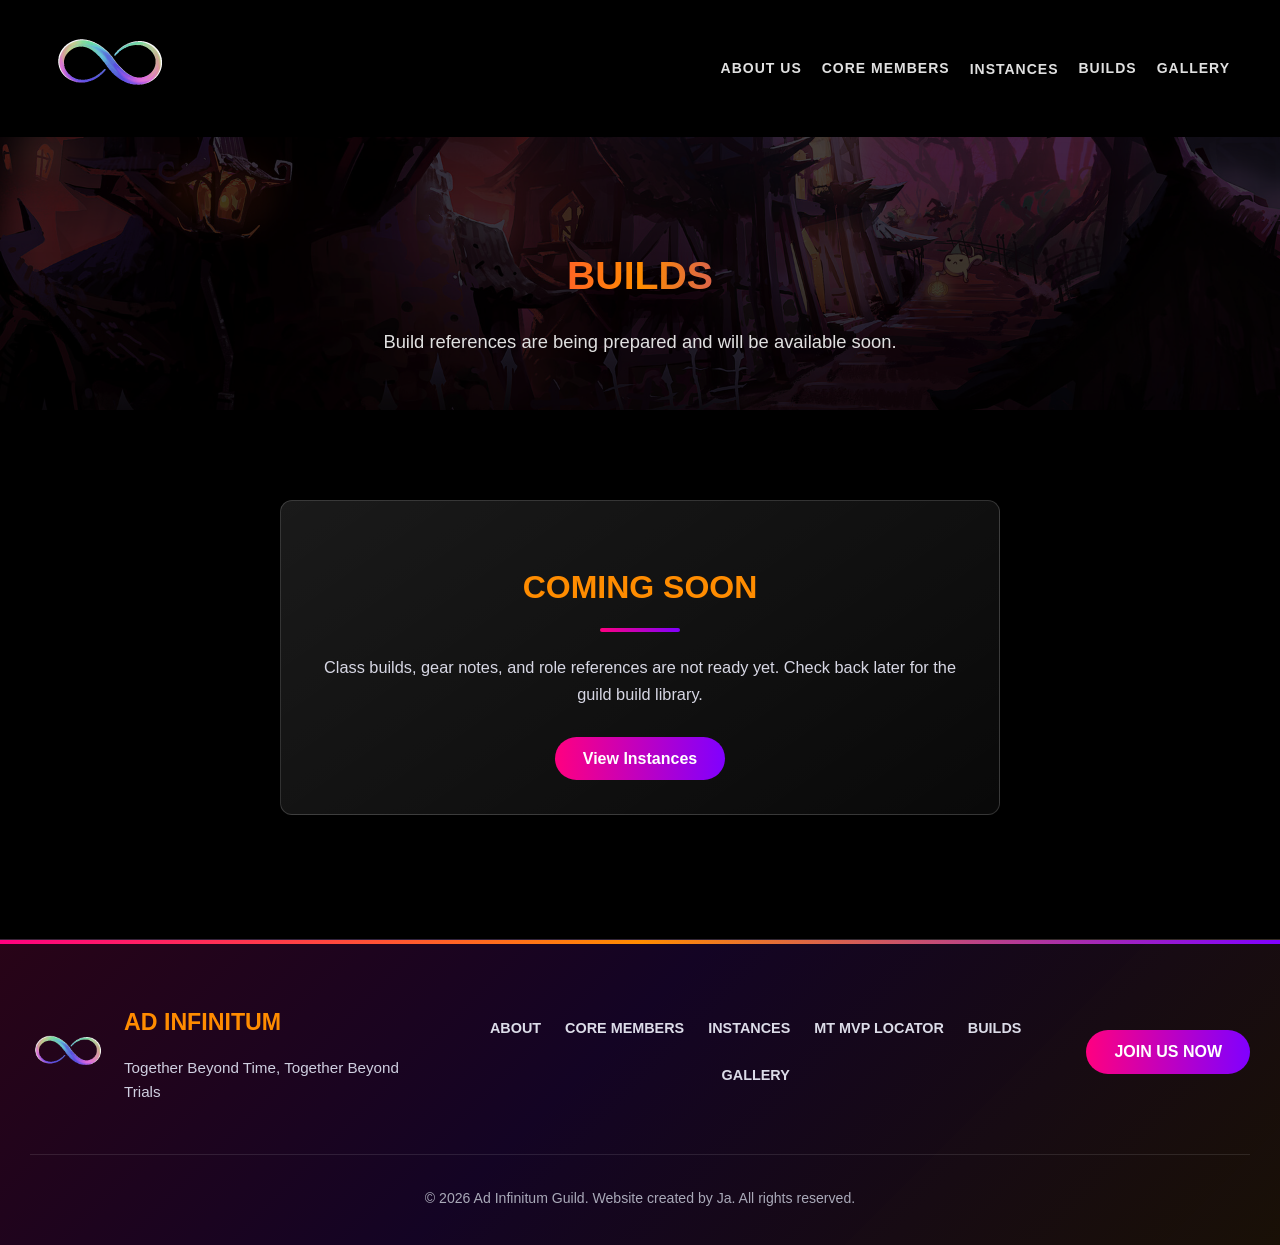
<file: builds.html>
<!DOCTYPE html>
<html lang="en">
<head>
  <meta charset="UTF-8">
  <meta name="viewport" content="width=device-width, initial-scale=1.0">
  <title>Builds | Ad Infinitum Guild</title>
  <link rel="icon" href="assets/logo.gif" type="image/gif">
  <link rel="preload" href="assets/hero-bg.jpg" as="image">
  <link rel="stylesheet" href="styles.css">
</head>
<body>
  <header class="site-header">
    <a href="index.html"><img src="assets/logo.gif" alt="Ad Infinitum Logo" class="header-logo" width="120" height="120" fetchpriority="high" decoding="async"></a>
    <input class="nav-toggle" type="checkbox" id="nav-toggle" aria-label="Toggle navigation">
    <label class="nav-toggle-label" for="nav-toggle" aria-hidden="true">
      <span></span>
      <span></span>
      <span></span>
    </label>
    <nav class="main-nav">
      <a href="index.html#about">About Us</a>
      <a href="index.html#members">Core Members</a>
      <div class="nav-dropdown">
        <a href="instances.html">Instances</a>
        <div class="submenu">
          <a href="mt-mvp-locator.html">MT MVP Locator</a>
        </div>
      </div>
      <a href="builds.html">Builds</a>
      <a href="index.html#gallery">Gallery</a>
    </nav>
  </header>

  <section class="page-hero compact-hero">
    <div class="page-hero-content">
      <h1>Builds</h1>
      <p>Build references are being prepared and will be available soon.</p>
    </div>
  </section>

  <main>
    <section class="page-section">
      <div class="section-heading coming-soon-panel">
        <h2>Coming Soon</h2>
        <div class="divider"></div>
        <p>Class builds, gear notes, and role references are not ready yet. Check back later for the guild build library.</p>
        <div class="page-cta">
          <a href="instances.html" class="btn primary">View Instances</a>
        </div>
      </div>
    </section>
  </main>

  <footer class="site-footer">
    <div class="footer-content">
      <div class="footer-brand">
        <img src="assets/logo.gif" alt="Ad Infinitum Logo" class="footer-logo" width="76" height="76" loading="lazy" decoding="async">
        <div>
          <h2>Ad Infinitum</h2>
          <p>Together Beyond Time, Together Beyond Trials</p>
        </div>
      </div>

      <nav class="footer-nav" aria-label="Footer navigation">
        <a href="index.html#about">About</a>
        <a href="index.html#members">Core Members</a>
        <a href="instances.html">Instances</a>
        <a href="mt-mvp-locator.html">MT MVP Locator</a>
        <a href="builds.html">Builds</a>
        <a href="index.html#gallery">Gallery</a>
      </nav>

      <a href="https://discord.gg/MQvKzYFnny" class="btn primary footer-cta" target="_blank" rel="noopener noreferrer">JOIN US NOW</a>
    </div>

    <div class="footer-bottom">
      <p>&copy; 2026 Ad Infinitum Guild. Website created by Ja. All rights reserved.</p>
    </div>
  </footer>
</body>
</html>
</file>
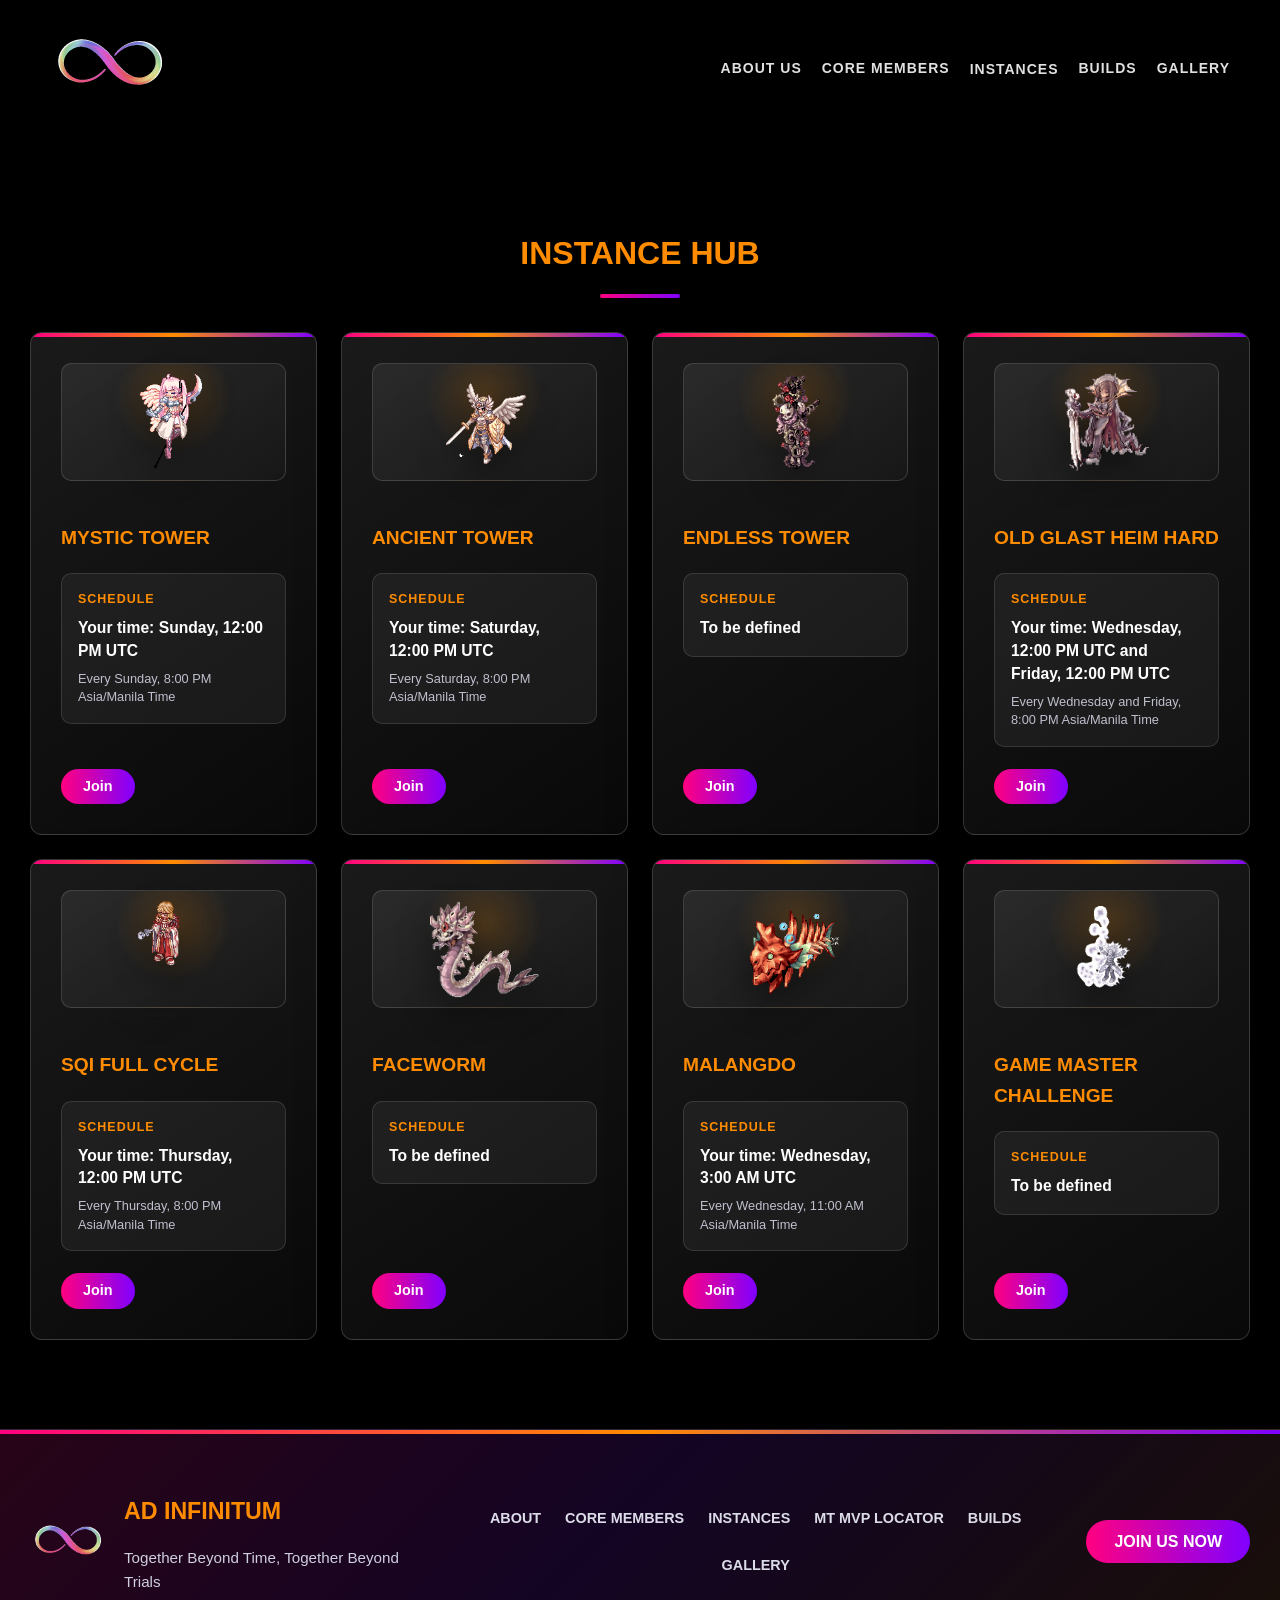
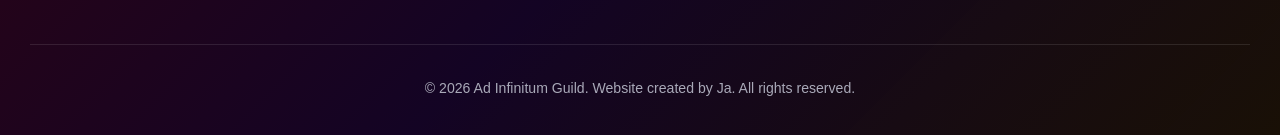
<file: instances.html>
<!DOCTYPE html>
<html lang="en">
<head>
  <meta charset="UTF-8">
  <meta name="viewport" content="width=device-width, initial-scale=1.0">
  <title>Instances | Ad Infinitum Guild</title>
  <link rel="icon" href="assets/logo.gif" type="image/gif">
  <link rel="stylesheet" href="styles.css">
</head>
<body>
  <header class="site-header">
    <a href="index.html"><img src="assets/logo.gif" alt="Ad Infinitum Logo" class="header-logo" width="120" height="120" fetchpriority="high" decoding="async"></a>
    <input class="nav-toggle" type="checkbox" id="nav-toggle" aria-label="Toggle navigation">
    <label class="nav-toggle-label" for="nav-toggle" aria-hidden="true">
      <span></span>
      <span></span>
      <span></span>
    </label>
    <nav class="main-nav">
      <a href="index.html#about">About Us</a>
      <a href="index.html#members">Core Members</a>
      <div class="nav-dropdown">
        <a href="instances.html">Instances</a>
        <div class="submenu">
          <a href="mt-mvp-locator.html">MT MVP Locator</a>
        </div>
      </div>
      <a href="builds.html">Builds</a>
      <a href="index.html#gallery">Gallery</a>
    </nav>
  </header>

  <main>
    <section class="page-section instances-section">
      <div class="section-heading">
        <h2>Instance Hub</h2>
        <div class="divider"></div>
      </div>

      <div class="feature-grid instance-grid">
        <article class="feature-card instance-card">
          <div class="instance-art">
            <img src="assets/instances/mystic-tower.gif" alt="Mystic Tower monster" loading="lazy" decoding="async">
          </div>
          <h3>Mystic Tower</h3>
          <div class="instance-schedule" data-schedule="2026-01-04T12:00:00Z" data-source="Every Sunday, 8:00 PM Asia/Manila Time">
            <span>Schedule</span>
            <strong>Loading local time...</strong>
            <small>Every Sunday, 8:00 PM Asia/Manila Time</small>
          </div>
          <a href="https://discord.gg/MQvKzYFnny" class="btn primary instance-join" target="_blank" rel="noopener noreferrer">Join</a>
        </article>
        <article class="feature-card instance-card">
          <div class="instance-art">
            <img src="assets/instances/ancient-tower.gif" alt="Ancient Tower monster" loading="lazy" decoding="async">
          </div>
          <h3>Ancient Tower</h3>
          <div class="instance-schedule" data-schedule="2026-01-03T12:00:00Z" data-source="Every Saturday, 8:00 PM Asia/Manila Time">
            <span>Schedule</span>
            <strong>Loading local time...</strong>
            <small>Every Saturday, 8:00 PM Asia/Manila Time</small>
          </div>
          <a href="https://discord.gg/MQvKzYFnny" class="btn primary instance-join" target="_blank" rel="noopener noreferrer">Join</a>
        </article>
        <article class="feature-card instance-card">
          <div class="instance-art">
            <img src="assets/instances/endless-tower.gif" alt="Endless Tower monster" loading="lazy" decoding="async">
          </div>
          <h3>Endless Tower</h3>
          <div class="instance-schedule instance-schedule-tbd">
            <span>Schedule</span>
            <strong>To be defined</strong>
          </div>
          <a href="https://discord.gg/MQvKzYFnny" class="btn primary instance-join" target="_blank" rel="noopener noreferrer">Join</a>
        </article>
        <article class="feature-card instance-card">
          <div class="instance-art">
            <img src="assets/instances/old-glast-heim-hard.gif" alt="Old Glast Heim Hard monster" loading="lazy" decoding="async">
          </div>
          <h3>Old Glast Heim Hard</h3>
          <div class="instance-schedule" data-schedule="2026-01-07T12:00:00Z|2026-01-09T12:00:00Z" data-source="Every Wednesday and Friday, 8:00 PM Asia/Manila Time">
            <span>Schedule</span>
            <strong>Loading local time...</strong>
            <small>Every Wednesday and Friday, 8:00 PM Asia/Manila Time</small>
          </div>
          <a href="https://discord.gg/MQvKzYFnny" class="btn primary instance-join" target="_blank" rel="noopener noreferrer">Join</a>
        </article>
        <article class="feature-card instance-card">
          <div class="instance-art">
            <img src="assets/instances/sqi-full-cycle.gif" alt="SQI Full Cycle monster" loading="lazy" decoding="async">
          </div>
          <h3>SQI Full Cycle</h3>
          <div class="instance-schedule" data-schedule="2026-01-08T12:00:00Z" data-source="Every Thursday, 8:00 PM Asia/Manila Time">
            <span>Schedule</span>
            <strong>Loading local time...</strong>
            <small>Every Thursday, 8:00 PM Asia/Manila Time</small>
          </div>
          <a href="https://discord.gg/MQvKzYFnny" class="btn primary instance-join" target="_blank" rel="noopener noreferrer">Join</a>
        </article>
        <article class="feature-card instance-card">
          <div class="instance-art">
            <img src="assets/instances/faceworm.gif" alt="Faceworm monster" loading="lazy" decoding="async">
          </div>
          <h3>Faceworm</h3>
          <div class="instance-schedule instance-schedule-tbd">
            <span>Schedule</span>
            <strong>To be defined</strong>
          </div>
          <a href="https://discord.gg/MQvKzYFnny" class="btn primary instance-join" target="_blank" rel="noopener noreferrer">Join</a>
        </article>
        <article class="feature-card instance-card">
          <div class="instance-art">
            <img src="assets/instances/malangdo.gif" alt="Malangdo monster" loading="lazy" decoding="async">
          </div>
          <h3>Malangdo</h3>
          <div class="instance-schedule" data-schedule="2026-01-07T03:00:00Z" data-source="Every Wednesday, 11:00 AM Asia/Manila Time">
            <span>Schedule</span>
            <strong>Loading local time...</strong>
            <small>Every Wednesday, 11:00 AM Asia/Manila Time</small>
          </div>
          <a href="https://discord.gg/MQvKzYFnny" class="btn primary instance-join" target="_blank" rel="noopener noreferrer">Join</a>
        </article>
        <article class="feature-card instance-card">
          <div class="instance-art">
            <img src="assets/instances/game-master-challenge.gif" alt="Game Master Challenge monster" loading="lazy" decoding="async">
          </div>
          <h3>Game Master Challenge</h3>
          <div class="instance-schedule instance-schedule-tbd">
            <span>Schedule</span>
            <strong>To be defined</strong>
          </div>
          <a href="https://discord.gg/MQvKzYFnny" class="btn primary instance-join" target="_blank" rel="noopener noreferrer">Join</a>
        </article>
      </div>
    </section>
  </main>

  <footer class="site-footer">
    <div class="footer-content">
      <div class="footer-brand">
        <img src="assets/logo.gif" alt="Ad Infinitum Logo" class="footer-logo" width="76" height="76" loading="lazy" decoding="async">
        <div>
          <h2>Ad Infinitum</h2>
          <p>Together Beyond Time, Together Beyond Trials</p>
        </div>
      </div>

      <nav class="footer-nav" aria-label="Footer navigation">
        <a href="index.html#about">About</a>
        <a href="index.html#members">Core Members</a>
        <a href="instances.html">Instances</a>
        <a href="mt-mvp-locator.html">MT MVP Locator</a>
        <a href="builds.html">Builds</a>
        <a href="index.html#gallery">Gallery</a>
      </nav>

      <a href="https://discord.gg/MQvKzYFnny" class="btn primary footer-cta" target="_blank" rel="noopener noreferrer">JOIN US NOW</a>
    </div>

    <div class="footer-bottom">
      <p>© 2026 Ad Infinitum Guild. Website created by Ja. All rights reserved.</p>
    </div>
  </footer>
  <script>
    const scheduleFormatter = new Intl.DateTimeFormat(undefined, {
      weekday: 'long',
      hour: 'numeric',
      minute: '2-digit',
      timeZoneName: 'short'
    });

    function joinScheduleParts(parts) {
      if (parts.length <= 1) {
        return parts[0] || '';
      }

      if (parts.length === 2) {
        return `${parts[0]} and ${parts[1]}`;
      }

      return `${parts.slice(0, -1).join(', ')}, and ${parts[parts.length - 1]}`;
    }

    document.querySelectorAll('.instance-schedule[data-schedule]').forEach((schedule) => {
      const dates = schedule.dataset.schedule.split('|').map((date) => new Date(date));
      const localTimes = dates.map((date) => scheduleFormatter.format(date));
      const output = schedule.querySelector('strong');

      output.textContent = `Your time: ${joinScheduleParts(localTimes)}`;
      schedule.title = `Source schedule: ${schedule.dataset.source}`;
    });
  </script>
</body>
</html>
</file>
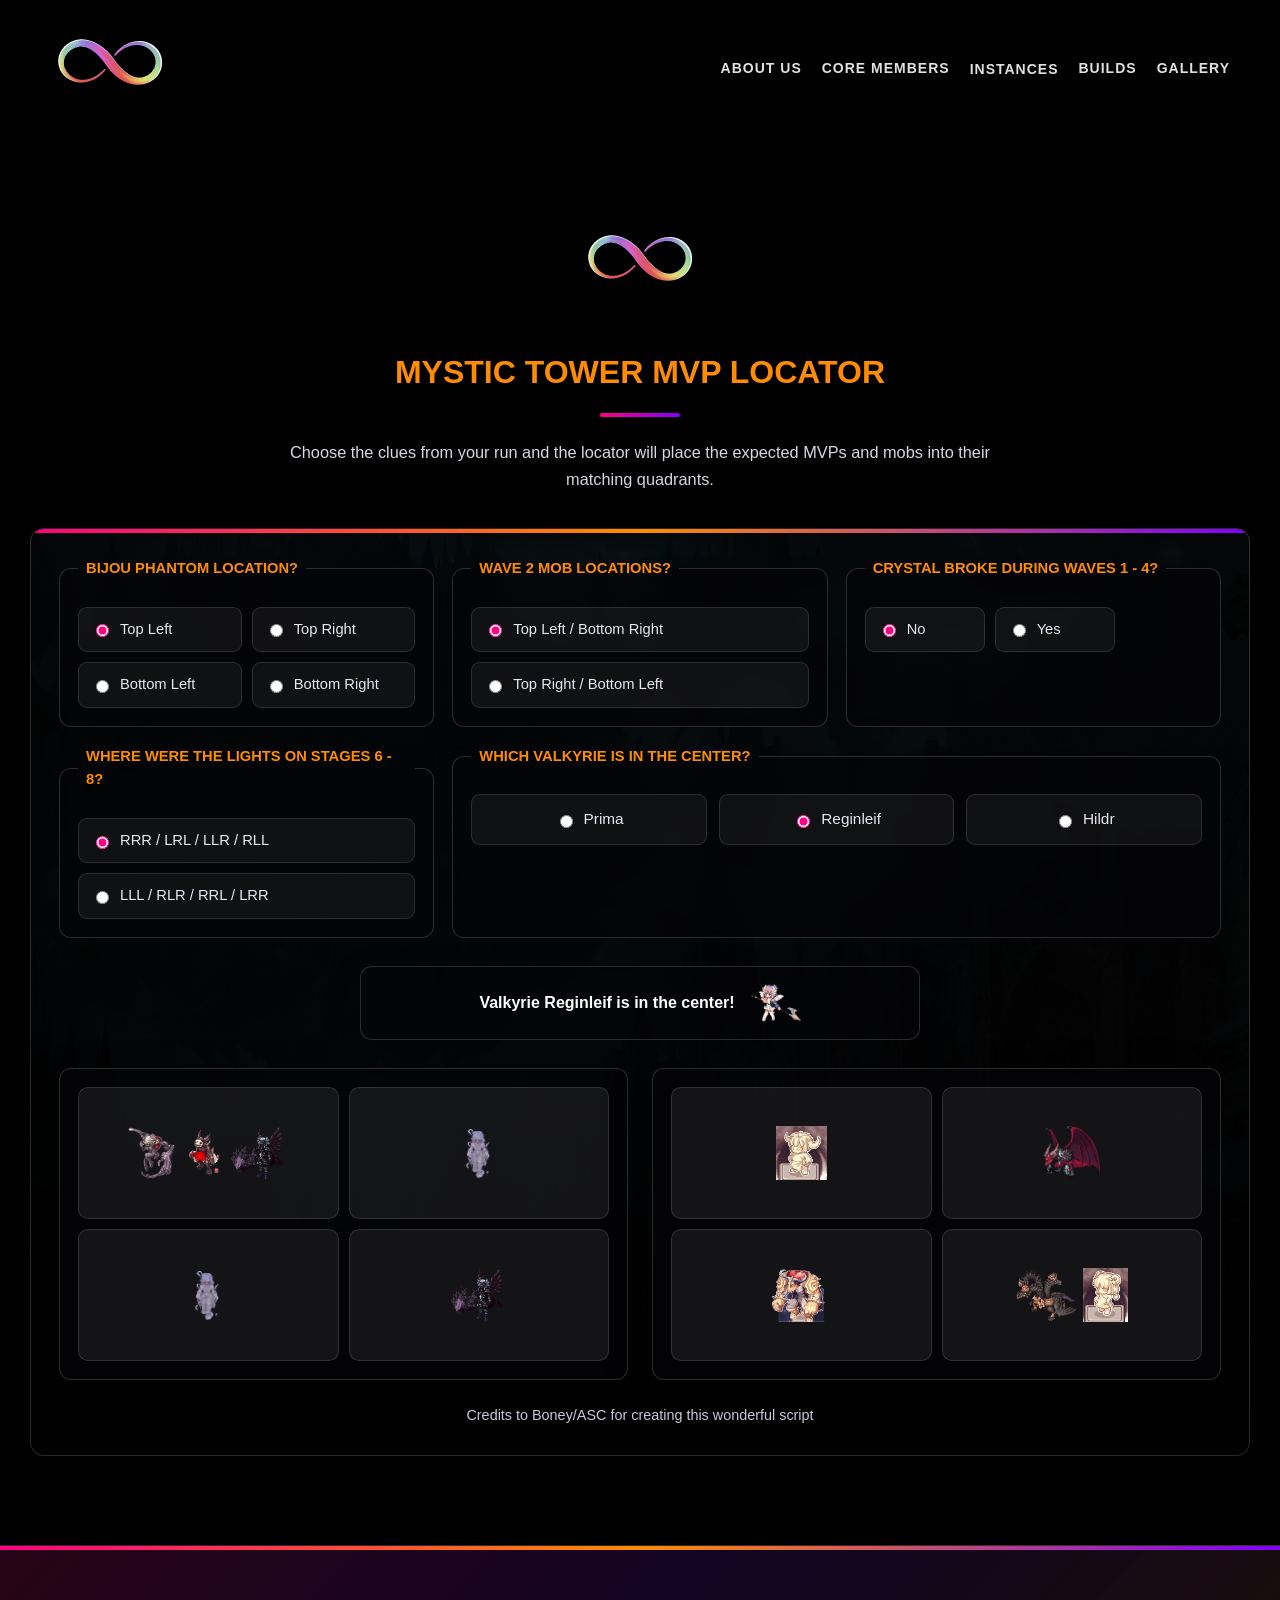
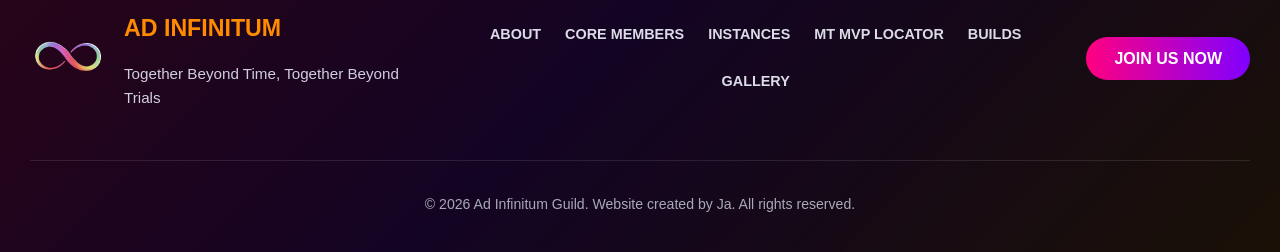
<file: mt-mvp-locator.html>
<!DOCTYPE html>
<html lang="en">
<head>
  <meta charset="UTF-8">
  <meta name="viewport" content="width=device-width, initial-scale=1.0">
  <title>MT MVP Locator | Ad Infinitum Guild</title>
  <link rel="icon" href="assets/logo.gif" type="image/gif">
  <link rel="stylesheet" href="styles.css">
</head>
<body>
  <header class="site-header">
    <a href="index.html"><img src="assets/logo.gif" alt="Ad Infinitum Logo" class="header-logo" width="120" height="120" fetchpriority="high" decoding="async"></a>
    <input class="nav-toggle" type="checkbox" id="nav-toggle" aria-label="Toggle navigation">
    <label class="nav-toggle-label" for="nav-toggle" aria-hidden="true">
      <span></span>
      <span></span>
      <span></span>
    </label>
    <nav class="main-nav">
      <a href="index.html#about">About Us</a>
      <a href="index.html#members">Core Members</a>
      <div class="nav-dropdown">
        <a href="instances.html">Instances</a>
        <div class="submenu">
          <a href="mt-mvp-locator.html">MT MVP Locator</a>
        </div>
      </div>
      <a href="builds.html">Builds</a>
      <a href="index.html#gallery">Gallery</a>
    </nav>
  </header>

  <main>
    <section class="page-section mt-locator-section">
      <div class="section-heading">
        <img src="assets/logo.gif" alt="Ad Infinitum Logo" class="mt-locator-logo" width="120" height="120" decoding="async">
        <h2>Mystic Tower MVP Locator</h2>
        <div class="divider"></div>
        <p>Choose the clues from your run and the locator will place the expected MVPs and mobs into their matching quadrants.</p>
      </div>

      <div class="mt-tracker">
        <div class="mt-controls" aria-label="Mystic Tower locator inputs">
          <fieldset class="mt-fieldset">
            <legend>Bijou Phantom Location?</legend>
            <div class="mt-options two-column">
              <label><input type="radio" name="bijou" value="0" checked> Top Left</label>
              <label><input type="radio" name="bijou" value="1"> Top Right</label>
              <label><input type="radio" name="bijou" value="3"> Bottom Left</label>
              <label><input type="radio" name="bijou" value="2"> Bottom Right</label>
            </div>
          </fieldset>

          <fieldset class="mt-fieldset">
            <legend>Wave 2 Mob Locations?</legend>
            <div class="mt-options">
              <label><input type="radio" name="wave2" value="0" checked> Top Left / Bottom Right</label>
              <label><input type="radio" name="wave2" value="1"> Top Right / Bottom Left</label>
            </div>
          </fieldset>

          <fieldset class="mt-fieldset">
            <legend>Crystal Broke During Waves 1 - 4?</legend>
            <div class="mt-options compact">
              <label><input type="radio" name="crystal" value="0" checked> No</label>
              <label><input type="radio" name="crystal" value="2"> Yes</label>
            </div>
          </fieldset>

          <fieldset class="mt-fieldset">
            <legend>Where were the lights on stages 6 - 8?</legend>
            <div class="mt-options">
              <label><input type="radio" name="lights" value="2" checked> RRR / LRL / LLR / RLL</label>
              <label><input type="radio" name="lights" value="0"> LLL / RLR / RRL / LRR</label>
            </div>
          </fieldset>

          <fieldset class="mt-fieldset valkyrie-fieldset">
            <legend>Which Valkyrie is in the center?</legend>
            <div class="mt-options three-column valkyrie-options">
              <label><input type="radio" name="valk" value="prima"> Prima</label>
              <label><input type="radio" name="valk" value="reginleif" checked> Reginleif</label>
              <label><input type="radio" name="valk" value="hildr"> Hildr</label>
            </div>
          </fieldset>
        </div>

        <div class="reginleif-result" id="Reginleif">
          <span>Valkyrie Reginleif is in the center!</span>
          <img src="assets/mt-mvp-locator/Reginleif.gif" alt="Valkyrie Reginleif" loading="lazy" decoding="async">
        </div>

        <div class="mt-map-area">
          <div class="mt-map-card">
            <div class="mt-grid">
              <div class="mt-cell" id="oTL" aria-label="Outer tower top left"></div>
              <div class="mt-cell" id="oTR" aria-label="Outer tower top right"></div>
              <div class="mt-cell" id="oBL" aria-label="Outer tower bottom left"></div>
              <div class="mt-cell" id="oBR" aria-label="Outer tower bottom right"></div>
            </div>
          </div>

          <div class="mt-map-card">
            <div class="mt-grid">
              <div class="mt-cell" id="aTL" aria-label="Ascendant tower top left"></div>
              <div class="mt-cell" id="aTR" aria-label="Ascendant tower top right"></div>
              <div class="mt-cell" id="aBL" aria-label="Ascendant tower bottom left"></div>
              <div class="mt-cell" id="aBR" aria-label="Ascendant tower bottom right"></div>
            </div>
          </div>
        </div>

        <p class="mt-source-credit">Credits to Boney/ASC for creating this wonderful script</p>
      </div>
    </section>
  </main>

  <footer class="site-footer">
    <div class="footer-content">
      <div class="footer-brand">
        <img src="assets/logo.gif" alt="Ad Infinitum Logo" class="footer-logo" width="76" height="76" loading="lazy" decoding="async">
        <div>
          <h2>Ad Infinitum</h2>
          <p>Together Beyond Time, Together Beyond Trials</p>
        </div>
      </div>

      <nav class="footer-nav" aria-label="Footer navigation">
        <a href="index.html#about">About</a>
        <a href="index.html#members">Core Members</a>
        <a href="instances.html">Instances</a>
        <a href="mt-mvp-locator.html">MT MVP Locator</a>
        <a href="builds.html">Builds</a>
        <a href="index.html#gallery">Gallery</a>
      </nav>

      <a href="https://discord.gg/MQvKzYFnny" class="btn primary footer-cta" target="_blank" rel="noopener noreferrer">JOIN US NOW</a>
    </div>

    <div class="footer-bottom">
      <p>© 2026 Ad Infinitum Guild. Website created by Ja. All rights reserved.</p>
    </div>
  </footer>

  <script>
    const assetPath = 'assets/mt-mvp-locator/';

    const sprite = {
      bijou: imageTag('Bijou.gif', 'Bijou Phantom'),
      shroud: imageTag('Shroud.gif', 'Shroud'),
      berserker: imageTag('Dark_Berserker.gif', 'Dark Berserker'),
      assassin: imageTag('Assassin.gif', 'Assassin'),
      orconio: imageTag('Orconio.gif', 'Orconio'),
      fafnir: imageTag('Fafnir.gif', 'Fafnir'),
      evil: imageTag('EVIL.gif', 'Evil'),
      dreki: imageTag('Dreki.gif', 'Dreki'),
      orpeo: imageTag('Orpeo.gif', 'Orpeo'),
      reginleif: imageTag('Reginleif.gif', 'Valkyrie Reginleif')
    };

    function imageTag(file, alt) {
      return `<img src="${assetPath}${file}" alt="${alt}" class="mt-sprite" loading="lazy" decoding="async">`;
    }

    function clearMap() {
      ['oTL', 'oTR', 'oBR', 'oBL', 'aTL', 'aTR', 'aBR', 'aBL'].forEach((id) => {
        document.getElementById(id).innerHTML = '';
      });
    }

    function reginleifLocation(input) {
      if (input === 'prima') return 'to the left!';
      if (input === 'hildr') return 'to the right!';
      if (input === 'reginleif') return 'in the center!';
      return '???';
    }

    function drawLocator() {
      clearMap();

      const outerOutput = ['oTL', 'oTR', 'oBR', 'oBL'];
      const ascOutput = ['aTL', 'aTR', 'aBR', 'aBL'];
      const evilOutput = ['aBR', 'aBL', 'aTL', 'aTR'];

      const bijouLocation = Number(document.querySelector('input[name="bijou"]:checked').value) % 4;
      const wave2Location = Number(document.querySelector('input[name="wave2"]:checked').value) % 4;
      const wave2AltLocation = (wave2Location + 2) % 4;
      const wave3Location = (wave2Location + 1) % 4;
      const wave3AltLocation = (wave2Location + 3) % 4;
      const crystalLocation = Number(document.querySelector('input[name="crystal"]:checked').value) % 4;
      const lightsLocation = Number(document.querySelector('input[name="lights"]:checked').value) % 4;
      const valkName = document.querySelector('input[name="valk"]:checked').value;
      const drekiLocation = (bijouLocation + lightsLocation) % 4;
      const evilLocation = (wave3Location % 2) + crystalLocation;
      const fafnirLocation = (evilLocation + 2) % 4;

      document.getElementById(outerOutput[bijouLocation]).innerHTML = sprite.bijou + sprite.shroud;
      document.getElementById(outerOutput[wave2Location]).innerHTML += sprite.berserker;
      document.getElementById(outerOutput[wave2AltLocation]).innerHTML += sprite.berserker;
      document.getElementById(outerOutput[wave3Location]).innerHTML += sprite.assassin;
      document.getElementById(outerOutput[wave3AltLocation]).innerHTML += sprite.assassin;
      document.getElementById(ascOutput[drekiLocation]).innerHTML += sprite.dreki;
      document.getElementById(ascOutput[wave2Location]).innerHTML += sprite.orconio;
      document.getElementById(ascOutput[wave2AltLocation]).innerHTML += sprite.orpeo;
      document.getElementById(evilOutput[evilLocation]).innerHTML += sprite.evil;
      document.getElementById(evilOutput[fafnirLocation]).innerHTML += sprite.fafnir;

      const result = document.getElementById('Reginleif');
      result.className = `reginleif-result ${valkName}`;
      result.innerHTML = `<span>Valkyrie Reginleif is ${reginleifLocation(valkName)}</span>${sprite.reginleif}`;
    }

    document.querySelectorAll('.mt-controls input[type="radio"]').forEach((input) => {
      input.addEventListener('change', drawLocator);
    });

    drawLocator();
  </script>
</body>
</html>
</file>
<file: styles.css>
/* Base */
*,
*::before,
*::after {
  box-sizing: border-box;
}

html {
  scroll-behavior: smooth;
  -webkit-text-size-adjust: 100%;
}

body {
  margin: 0;
  font-family: 'Segoe UI', Roboto, Arial, sans-serif;
  background-color: #000000;
  color: #e0e0e0;
  line-height: 1.6;
}

body.lightbox-open {
  touch-action: none;
}

img {
  max-width: 100%;
  height: auto;
}

/* Header */
.site-header {
  background-color: #000000;
  display: flex;
  justify-content: space-between;
  align-items: center;
  gap: 24px;
  padding: 5px clamp(18px, 5vw, 50px);
}

.header-logo {
  width: 120px;
  height: auto;
}

.nav-toggle {
  position: absolute;
  opacity: 0;
  pointer-events: none;
}

.nav-toggle-label {
  display: none;
}

.main-nav {
  display: flex;
  align-items: center;
  gap: 20px;
}

.main-nav a {
  color: #e0e0e0;
  text-decoration: none;
  font-size: 14px;
  font-family: inherit;
  font-weight: 700;
  text-transform: uppercase;
  letter-spacing: 1px;
}

.main-nav a:hover {
  color: #ffd700;
}

.nav-dropdown {
  position: relative;
  padding: 18px 0;
}

.submenu {
  position: absolute;
  top: 100%;
  left: 50%;
  z-index: 10;
  min-width: 210px;
  padding: 10px;
  border: 1px solid rgba(255, 255, 255, 0.14);
  border-radius: 10px;
  background: rgba(5, 5, 8, 0.95);
  box-shadow: 0 18px 45px rgba(0, 0, 0, 0.42);
  opacity: 0;
  pointer-events: none;
  transform: translate(-50%, 8px);
  transition: opacity 0.2s ease, transform 0.2s ease;
}

.submenu a {
  display: block;
  padding: 10px 12px;
  border-radius: 8px;
  white-space: nowrap;
}

.submenu a:hover {
  background: rgba(255, 255, 255, 0.08);
}

.nav-dropdown:hover .submenu,
.nav-dropdown:focus-within .submenu {
  opacity: 1;
  pointer-events: auto;
  transform: translate(-50%, 0);
}

/* Hero Section */
.hero {
  position: relative;
  width: 100%;
  min-height: clamp(420px, 62vh, 680px);
  background: url('assets/hero-bg.jpg') no-repeat center center/cover;
  display: flex;
  align-items: center;
  justify-content: center;
  text-align: center;
  overflow: hidden;
  padding: 96px 20px 76px;
}

/* Overlay with opacity */
.hero::before {
  content: "";
  position: absolute;
  inset: 0;
  background: rgba(0, 0, 0, 0.8);
  z-index: 0;
}

.hero-content {
  position: relative;
  z-index: 1;
  max-width: 980px;
  color: #fff;
}

.hero h1 {
  font-size: clamp(2.35rem, 7vw, 4rem);
  background: linear-gradient(90deg, #ff0080, #ff8c00, #ffff00, #00ff00, #00ffff, #8000ff);
  background-clip: text;
  -webkit-background-clip: text;
  -webkit-text-fill-color: transparent;
  color: transparent;
  margin: 0 0 20px;
  text-transform: uppercase;
}

.tagline {
  font-size: clamp(1rem, 3vw, 1.5rem);
  margin-bottom: 30px;
  text-transform: uppercase;
  color: #e0e0e0;
}

/* Hero Buttons */
.hero-buttons {
  display: flex;
  gap: 20px;
  justify-content: center;
}

.btn {
  display: inline-flex;
  align-items: center;
  justify-content: center;
  padding: 12px 28px;
  border-radius: 30px;
  text-decoration: none;
  font-weight: bold;
  line-height: 1.2;
  text-align: center;
  transition: transform 0.2s ease, box-shadow 0.2s ease;
}

.btn.primary {
  background: linear-gradient(90deg, #ff0080, #8000ff);
  color: #fff;
}

.btn.secondary {
  background: rgba(255,255,255,0.1);
  border: 1px solid rgba(255,255,255,0.3);
  color: #fff;
}

.btn:hover {
  transform: translateY(-3px);
  box-shadow: 0 6px 20px rgba(128,0,255,0.5);
}


/* Sections */
main section {
  max-width: 1400px;
  margin: 60px auto;
  padding: clamp(22px, 4vw, 30px);
}

h2 {
  font-size: 2em;
  margin-bottom: 20px;
  color: #ff8c00;
}

/* About Section - Two Column Layout */
.about-section {
  max-width: 1400px;
  margin: 60px auto;
  padding: 0 clamp(22px, 4vw, 30px);
}

.about-content {
  display: flex;
  align-items: center;
  gap: clamp(28px, 5vw, 50px);
}

.about-text {
  flex: 1;
}

.about-text h2 {
  font-size: clamp(2rem, 5vw, 2.5rem);
  margin-bottom: 15px;
  color: #ff8c00;
  text-transform: uppercase;
}

.divider {
  width: 80px;
  height: 4px;
  background: linear-gradient(90deg, #ff0080, #8000ff);
  margin-bottom: 25px;
  border-radius: 2px;
}

.about-text p {
  font-size: 1.1em;
  line-height: 1.8;
  color: #e0e0e0;
}

.about-image {
  flex: 1;
}

.about-image img {
  width: 100%;
  display: block;
  border-radius: 12px;
  box-shadow: 0 8px 30px rgba(128, 0, 255, 0.3);
}

.members-section,
.values-section,
.gallery-section,
.page-section {
  content-visibility: auto;
  contain-intrinsic-size: 900px;
}

.about-credit {
  margin-top: 10px;
  color: #c9c9d6;
  font-size: 0.85em;
  text-align: center;
}

/* Core Members */
.members-section {
  max-width: 1500px;
}

.members-header {
  max-width: 820px;
  margin: 0 auto 36px;
  text-align: center;
}

.members-header h2 {
  margin-bottom: 15px;
  text-transform: uppercase;
}

.members-divider {
  margin: 0 auto 22px;
}

.members-header p {
  color: #d7d7e4;
  font-size: 1.02em;
  line-height: 1.7;
}

.members-grid {
  display: grid;
  grid-template-columns: repeat(auto-fit, minmax(min(255px, 100%), 1fr));
  gap: 22px;
}

.member-card {
  position: relative;
  overflow: hidden;
  display: flex;
  flex-direction: column;
  min-height: 430px;
  border: 1px solid rgba(255, 255, 255, 0.16);
  border-radius: 12px;
  background:
    linear-gradient(145deg, rgba(255, 255, 255, 0.095), rgba(255, 255, 255, 0.03)),
    rgba(5, 5, 8, 0.86);
  box-shadow: 0 18px 45px rgba(0, 0, 0, 0.28);
  transition: border-color 0.2s ease, box-shadow 0.2s ease, transform 0.2s ease;
}

.member-card::before {
  content: "";
  position: absolute;
  inset: 0 0 auto;
  height: 4px;
  background: linear-gradient(90deg, #ff0080, #ff8c00, #8000ff);
  opacity: 0.9;
}

.member-card:hover {
  border-color: rgba(255, 140, 0, 0.42);
  box-shadow: 0 24px 60px rgba(128, 0, 255, 0.24);
  transform: translateY(-5px);
}

@media (hover: none) {
  .btn:hover,
  .card:hover,
  .member-card:hover,
  .value-card:hover,
  .gallery-item:hover img,
  .gallery-item:hover {
    transform: none;
  }
}

.member-portrait {
  display: grid;
  place-items: center;
  min-height: 190px;
  padding: 18px 22px;
  background:
    radial-gradient(circle at 50% 42%, rgba(255, 140, 0, 0.24), transparent 46%),
    radial-gradient(circle at 28% 28%, rgba(255, 0, 128, 0.16), transparent 38%),
    linear-gradient(180deg, rgba(255, 255, 255, 0.06), rgba(255, 255, 255, 0.015));
}

.member-portrait img {
  width: auto;
  height: 145px;
  max-width: 170px;
  object-fit: contain;
  image-rendering: auto;
  filter: drop-shadow(0 20px 22px rgba(0, 0, 0, 0.48));
  transition: transform 0.25s ease;
}

.member-portrait img.member-image-wide {
  transform: scale(1.55);
}

.member-card:hover .member-portrait img {
  transform: translateY(-3px);
}

.member-card:hover .member-portrait img.member-image-wide {
  transform: translateY(-3px) scale(1.55);
}

.member-info {
  display: flex;
  flex: 1;
  flex-direction: column;
  gap: 14px;
  padding: 22px;
}

.member-info h3 {
  margin: 0 0 3px;
  color: #ffffff;
  font-size: 1.35em;
  line-height: 1.2;
  text-transform: uppercase;
}

.member-title {
  margin: 0;
  color: #ff8c00;
  font-size: 0.88em;
  font-weight: 700;
  letter-spacing: 0.8px;
  text-transform: uppercase;
}

.member-description {
  margin: 0;
  color: #d7d7e4;
  font-size: 0.95em;
  line-height: 1.65;
}

.member-meta {
  display: grid;
  gap: 5px;
  margin-top: auto;
  padding-top: 14px;
  border-top: 1px solid rgba(255, 255, 255, 0.1);
}

.member-meta p {
  margin: 0;
  color: #ededf6;
  font-size: 0.9em;
  line-height: 1.45;
}

.member-meta strong {
  color: #ff8c00;
}

/* Cards */
.cards {
  display: flex;
  gap: 20px;
  flex-wrap: wrap;
  justify-content: center;
}

.card {
  flex: 1 1 250px;
  background: rgba(255, 255, 255, 0.05);
  padding: 20px;
  border-radius: 10px;
  border: 1px solid rgba(255,255,255,0.2);
  backdrop-filter: blur(8px);
  -webkit-backdrop-filter: blur(8px);
  transition: transform 0.2s ease, background-color 0.2s ease;
}

.card:hover {
  transform: translateY(-5px);
  background: rgba(255,255,255,0.1);
}

.values-section h2 {
  margin-bottom: 15px;
  text-align: center;
  text-transform: uppercase;
}

.values-divider {
  margin: 0 auto 22px;
}

.values-intro {
  max-width: 760px;
  margin: 0 auto 34px;
  color: #d7d7e4;
  font-size: 1.02em;
  line-height: 1.7;
  text-align: center;
}

.value-cards {
  align-items: stretch;
  gap: 24px;
}

.value-card {
  position: relative;
  overflow: hidden;
  display: flex;
  flex-direction: column;
  align-items: center;
  flex: 1 1 260px;
  min-height: 260px;
  padding: 34px 26px 30px;
  text-align: center;
  background: linear-gradient(145deg, rgba(255, 255, 255, 0.1), rgba(255, 255, 255, 0.035));
  border-color: rgba(255, 255, 255, 0.16);
  box-shadow: 0 18px 45px rgba(0, 0, 0, 0.26);
}

.value-card::before {
  content: "";
  position: absolute;
  inset: 0 0 auto;
  height: 4px;
  background: linear-gradient(90deg, #ff0080, #ff8c00, #8000ff);
  opacity: 0.85;
}

.value-card:hover {
  border-color: rgba(255, 140, 0, 0.4);
  box-shadow: 0 24px 55px rgba(128, 0, 255, 0.22);
}

.value-icon {
  display: grid;
  place-items: center;
  width: 78px;
  height: 78px;
  margin-bottom: 22px;
  border-radius: 50%;
  background: radial-gradient(circle at 35% 30%, rgba(255, 140, 0, 0.45), rgba(128, 0, 255, 0.2) 68%, rgba(255, 0, 128, 0.14));
  border: 1px solid rgba(255, 255, 255, 0.24);
  box-shadow: 0 12px 28px rgba(0, 0, 0, 0.32), inset 0 1px 0 rgba(255, 255, 255, 0.18);
  font-size: 2.2em;
}

.value-card h3 {
  margin-bottom: 12px;
  color: #ff8c00;
  font-size: 1.2em;
  letter-spacing: 0;
  text-transform: uppercase;
}

.value-card p {
  color: #d7d7e4;
  font-size: 0.96em;
  line-height: 1.7;
}

/* Interior Pages */
.page-hero {
  position: relative;
  min-height: 44vh;
  display: flex;
  align-items: center;
  justify-content: center;
  padding: 120px clamp(22px, 4vw, 30px) 70px;
  overflow: hidden;
  text-align: center;
  background:
    linear-gradient(rgba(0, 0, 0, 0.72), rgba(0, 0, 0, 0.82)),
    url('assets/hero-bg.jpg') no-repeat center center/cover;
}

.page-hero-content {
  position: relative;
  z-index: 1;
  max-width: 850px;
}

.page-hero h1 {
  margin-bottom: 16px;
  background: linear-gradient(90deg, #ff0080, #ff8c00, #8000ff);
  background-clip: text;
  -webkit-background-clip: text;
  -webkit-text-fill-color: transparent;
  color: transparent;
  font-size: clamp(2.2rem, 6vw, 3.5rem);
  text-transform: uppercase;
}

.page-hero p {
  color: #e0e0e0;
  font-size: 1.15em;
  line-height: 1.7;
}

.compact-hero {
  min-height: 22vh;
  padding: 76px 30px 34px;
}

.compact-hero h1 {
  font-size: 2.45em;
}

.page-section {
  max-width: 1400px;
  margin: 60px auto;
  padding: clamp(22px, 4vw, 30px);
}

.instances-section {
  margin-top: 34px;
}

.section-heading {
  max-width: 760px;
  margin: 0 auto 34px;
  text-align: center;
}

.section-heading h2 {
  margin-bottom: 15px;
  text-transform: uppercase;
}

.section-heading .divider {
  margin: 0 auto 22px;
}

.section-heading p {
  color: #d7d7e4;
  font-size: 1.02em;
  line-height: 1.7;
}

.feature-grid {
  display: grid;
  grid-template-columns: repeat(auto-fit, minmax(min(260px, 100%), 1fr));
  gap: 24px;
}

.feature-card {
  position: relative;
  overflow: hidden;
  min-height: 260px;
  padding: 30px;
  border: 1px solid rgba(255, 255, 255, 0.16);
  border-radius: 12px;
  background: linear-gradient(145deg, rgba(255, 255, 255, 0.1), rgba(255, 255, 255, 0.035));
  box-shadow: 0 18px 45px rgba(0, 0, 0, 0.26);
}

.feature-card::before {
  content: "";
  position: absolute;
  inset: 0 0 auto;
  height: 4px;
  background: linear-gradient(90deg, #ff0080, #ff8c00, #8000ff);
}

.feature-card h3 {
  margin: 20px 0 12px;
  color: #ff8c00;
  font-size: 1.2em;
  text-transform: uppercase;
}

.feature-card p {
  color: #d7d7e4;
  line-height: 1.7;
}

.feature-icon {
  display: grid;
  place-items: center;
  width: 68px;
  height: 68px;
  border-radius: 50%;
  background: radial-gradient(circle at 35% 30%, rgba(255, 140, 0, 0.45), rgba(128, 0, 255, 0.2) 68%, rgba(255, 0, 128, 0.14));
  border: 1px solid rgba(255, 255, 255, 0.22);
  font-size: 2em;
}

.instance-grid {
  grid-template-columns: repeat(auto-fit, minmax(min(260px, 100%), 1fr));
}

.instance-card {
  display: flex;
  flex-direction: column;
  min-height: 360px;
}

.instance-art {
  display: grid;
  place-items: center;
  width: 100%;
  min-height: 118px;
  margin-bottom: 22px;
  border-radius: 10px;
  background:
    radial-gradient(circle at 50% 28%, rgba(255, 140, 0, 0.2), transparent 42%),
    linear-gradient(145deg, rgba(255, 255, 255, 0.08), rgba(255, 255, 255, 0.025));
  border: 1px solid rgba(255, 255, 255, 0.14);
}

.instance-art img {
  max-width: 112px;
  max-height: 98px;
  object-fit: contain;
  image-rendering: auto;
  filter: drop-shadow(0 14px 18px rgba(0, 0, 0, 0.48));
}

.instance-card .page-cta {
  margin-top: 22px;
  text-align: left;
}

.instance-schedule {
  display: grid;
  gap: 7px;
  margin: 8px 0 22px;
  padding: 16px;
  border: 1px solid rgba(255, 255, 255, 0.12);
  border-radius: 10px;
  background: rgba(255, 255, 255, 0.055);
}

.instance-schedule span {
  color: #ff8c00;
  font-size: 0.78em;
  font-weight: 700;
  letter-spacing: 1px;
  text-transform: uppercase;
}

.instance-schedule strong {
  color: #ffffff;
  font-size: 0.98em;
  line-height: 1.45;
}

.instance-schedule small {
  color: #bfc0ce;
  font-size: 0.8em;
  line-height: 1.45;
}

.instance-schedule-tbd {
  margin-bottom: 22px;
}

.instance-join {
  align-self: flex-start;
  margin-top: auto;
  padding: 9px 22px;
  border-radius: 999px;
  font-size: 0.9em;
}

.tool-panel {
  display: grid;
  grid-template-columns: minmax(0, 1.1fr) minmax(min(280px, 100%), 0.9fr);
  gap: 28px;
  align-items: stretch;
}

.locator-board,
.locator-notes {
  border: 1px solid rgba(255, 255, 255, 0.16);
  border-radius: 12px;
  background: linear-gradient(145deg, rgba(255, 255, 255, 0.1), rgba(255, 255, 255, 0.035));
  box-shadow: 0 18px 45px rgba(0, 0, 0, 0.26);
}

.locator-board {
  overflow: hidden;
}

.locator-row {
  display: grid;
  grid-template-columns: 1fr 1fr 1fr;
  gap: 18px;
  padding: 18px 22px;
  border-bottom: 1px solid rgba(255, 255, 255, 0.1);
}

.locator-row:last-child {
  border-bottom: 0;
}

.locator-row.header {
  color: #ff8c00;
  background: rgba(255, 255, 255, 0.06);
  font-weight: 700;
  text-transform: uppercase;
}

.status-pill {
  display: inline-flex;
  justify-content: center;
  width: fit-content;
  padding: 4px 10px;
  border-radius: 999px;
  color: #fff;
  background: linear-gradient(90deg, #ff0080, #8000ff);
  font-size: 0.85em;
  font-weight: 700;
}

.locator-notes {
  padding: 28px;
}

.locator-notes h2 {
  margin-bottom: 14px;
  text-transform: uppercase;
}

.locator-notes p,
.locator-notes li {
  color: #d7d7e4;
  line-height: 1.7;
}

.locator-notes ul {
  margin: 18px 0 0 18px;
}

.page-cta {
  margin-top: 28px;
  text-align: center;
}

.coming-soon-panel {
  max-width: 720px;
  padding: 34px;
  border: 1px solid rgba(255, 255, 255, 0.16);
  border-radius: 12px;
  background: linear-gradient(145deg, rgba(255, 255, 255, 0.1), rgba(255, 255, 255, 0.035));
  box-shadow: 0 18px 45px rgba(0, 0, 0, 0.26);
}

/* MT MVP Locator */
.mt-locator-section {
  max-width: 1500px;
  margin-top: 34px;
}

.mt-locator-logo {
  display: block;
  width: 120px;
  height: auto;
  margin: 0 auto 18px;
}

.mt-source-credit {
  position: relative;
  margin: 24px auto 0;
  color: #c9c9d6;
  font-size: 0.9em;
  line-height: 1.6;
  text-align: center;
}

.mt-tracker {
  position: relative;
  overflow: hidden;
  padding: 28px;
  border: 1px solid rgba(255, 255, 255, 0.16);
  border-radius: 14px;
  background:
    linear-gradient(rgba(0, 0, 0, 0.72), rgba(0, 0, 0, 0.84)),
    url('assets/mt-mvp-locator/background2.png') no-repeat center center/cover;
  box-shadow: 0 24px 70px rgba(0, 0, 0, 0.38);
}

.mt-tracker::before {
  content: "";
  position: absolute;
  inset: 0 0 auto;
  height: 4px;
  background: linear-gradient(90deg, #ff0080, #ff8c00, #8000ff);
}

.mt-controls {
  position: relative;
  display: grid;
  grid-template-columns: repeat(6, minmax(0, 1fr));
  gap: 18px;
  justify-content: center;
  justify-items: stretch;
}

.mt-fieldset {
  box-sizing: border-box;
  grid-column: span 2;
  min-width: 0;
}

.mt-fieldset {
  margin: 0;
  padding: 18px;
  border: 1px solid rgba(255, 255, 255, 0.16);
  border-radius: 12px;
  background: rgba(5, 5, 8, 0.72);
  backdrop-filter: blur(6px);
  -webkit-backdrop-filter: blur(6px);
}

.mt-fieldset legend {
  padding: 0 8px;
  color: #ff8c00;
  font-size: 0.92em;
  font-weight: 700;
  text-transform: uppercase;
}

.mt-options {
  display: grid;
  gap: 10px;
  margin-top: 8px;
  min-width: 0;
}

.mt-options.two-column {
  grid-template-columns: repeat(2, minmax(0, 1fr));
}

.mt-options.three-column {
  grid-template-columns: repeat(3, minmax(0, 1fr));
}

.mt-options.compact {
  grid-template-columns: repeat(2, minmax(0, 120px));
}

.mt-options label {
  display: flex;
  align-items: center;
  gap: 8px;
  min-width: 0;
  padding: 10px 12px;
  border: 1px solid rgba(255, 255, 255, 0.12);
  border-radius: 9px;
  color: #e8e8f2;
  background: rgba(255, 255, 255, 0.055);
  cursor: pointer;
  font-size: 0.92em;
  overflow-wrap: anywhere;
  transition: border-color 0.2s ease, background-color 0.2s ease;
}

.mt-options label:hover {
  border-color: rgba(255, 140, 0, 0.42);
  background: rgba(255, 255, 255, 0.09);
}

.mt-options input {
  accent-color: #ff0080;
}

.valkyrie-fieldset {
  grid-column: 3 / span 4;
}

.lights-fieldset {
  grid-column: 1 / span 2;
}

.valkyrie-options {
  grid-template-columns: repeat(3, minmax(130px, 1fr));
  gap: 12px;
}

.valkyrie-options label {
  justify-content: center;
  min-height: 48px;
  padding: 12px 16px;
  font-size: 0.96em;
}

.reginleif-result {
  position: relative;
  display: flex;
  align-items: center;
  justify-content: center;
  gap: 14px;
  max-width: 560px;
  margin: 28px auto;
  padding: 16px 20px;
  border: 1px solid rgba(255, 255, 255, 0.16);
  border-radius: 12px;
  color: #ffffff;
  background: rgba(5, 5, 8, 0.78);
  box-shadow: 0 14px 35px rgba(0, 0, 0, 0.26);
  text-align: center;
  font-weight: 700;
}

.reginleif-result.prima {
  transform: translateX(-18%);
}

.reginleif-result.hildr {
  transform: translateX(18%);
}

.reginleif-result img {
  width: 52px;
  height: auto;
}

.mt-map-area {
  position: relative;
  display: grid;
  grid-template-columns: repeat(2, minmax(min(280px, 100%), 1fr));
  gap: 24px;
}

.mt-map-card {
  padding: 18px;
  border: 1px solid rgba(255, 255, 255, 0.16);
  border-radius: 12px;
  background: rgba(5, 5, 8, 0.78);
  box-shadow: 0 18px 45px rgba(0, 0, 0, 0.3);
}

.mt-map-card h3 {
  margin-bottom: 14px;
  color: #ff8c00;
  text-align: center;
  text-transform: uppercase;
}

.mt-grid {
  display: grid;
  grid-template-columns: repeat(2, minmax(120px, 1fr));
  gap: 10px;
}

.mt-cell {
  display: flex;
  align-items: center;
  justify-content: center;
  flex-wrap: wrap;
  gap: 6px;
  min-height: 132px;
  padding: 10px;
  border: 1px solid rgba(255, 255, 255, 0.12);
  border-radius: 10px;
  background: rgba(255, 255, 255, 0.07);
}

.mt-sprite {
  width: auto;
  height: 54px;
  image-rendering: auto;
}

/* Gallery */
.gallery-section {
  max-width: 1500px;
}

.gallery-header {
  max-width: 820px;
  margin: 0 auto 34px;
  text-align: center;
}

.gallery-header h2 {
  margin-bottom: 15px;
  text-transform: uppercase;
}

.gallery-divider {
  margin: 0 auto 22px;
}

.gallery-header p {
  color: #d7d7e4;
  font-size: 1.02em;
  line-height: 1.7;
}

.gallery-grid {
  display: grid;
  grid-template-columns: repeat(4, minmax(0, 1fr));
  grid-auto-rows: clamp(170px, 14vw, 230px);
  grid-auto-flow: dense;
  gap: 18px;
}

.gallery-item {
  position: relative;
  overflow: hidden;
  min-height: 0;
  aspect-ratio: auto;
  margin: 0;
  border: 1px solid rgba(255, 255, 255, 0.14);
  border-radius: 12px;
  background: rgba(255, 255, 255, 0.04);
  box-shadow: 0 18px 42px rgba(0, 0, 0, 0.28);
  cursor: zoom-in;
}

.gallery-item::after {
  content: "";
  position: absolute;
  inset: 0;
  background: linear-gradient(180deg, transparent 55%, rgba(0, 0, 0, 0.44));
  opacity: 0;
  transition: opacity 0.25s ease;
}

.gallery-item img {
  width: 100%;
  height: 100%;
  min-height: inherit;
  display: block;
  object-fit: cover;
  transition: transform 0.35s ease, filter 0.35s ease;
}

.gallery-item:hover {
  border-color: rgba(255, 140, 0, 0.42);
}

.gallery-item:hover::after {
  opacity: 1;
}

.gallery-item:hover img {
  filter: saturate(1.12) contrast(1.05);
  transform: scale(1.04);
}

.gallery-item:focus-visible {
  outline: 3px solid rgba(255, 140, 0, 0.75);
  outline-offset: 4px;
}

.gallery-featured {
  grid-column: span 2;
  grid-row: span 2;
}

.gallery-wide {
  grid-column: span 2;
}

.gallery-tall {
  grid-row: span 2;
}

.gallery-credit {
  max-width: 760px;
  margin: 22px auto 0;
  color: #c9c9d6;
  font-size: 0.9em;
  line-height: 1.7;
  text-align: center;
}

.gallery-credit p:first-child {
  margin-bottom: 4px;
  font-size: 0.95em;
}

.lightbox-open {
  overflow: hidden;
}

.lightbox {
  position: fixed;
  inset: 0;
  z-index: 1000;
  display: flex;
  align-items: center;
  justify-content: center;
  padding: 36px;
  background: rgba(0, 0, 0, 0.88);
  opacity: 0;
  pointer-events: none;
  transition: opacity 0.22s ease;
}

.lightbox.is-open {
  opacity: 1;
  pointer-events: auto;
}

.lightbox-content {
  max-width: min(1100px, 100%);
  max-height: 90vh;
  text-align: center;
}

.lightbox-image {
  max-width: 100%;
  max-height: 78vh;
  border-radius: 12px;
  border: 1px solid rgba(255, 255, 255, 0.18);
  box-shadow: 0 28px 80px rgba(0, 0, 0, 0.55);
  object-fit: contain;
}

.lightbox-caption {
  max-width: 850px;
  margin: 14px auto 0;
  color: #e6e6f0;
  font-size: 0.95em;
  line-height: 1.6;
}

.lightbox-close {
  position: absolute;
  top: 20px;
  right: 22px;
  display: grid;
  place-items: center;
  width: 44px;
  height: 44px;
  border: 1px solid rgba(255, 255, 255, 0.22);
  border-radius: 50%;
  color: #ffffff;
  background: rgba(255, 255, 255, 0.1);
  cursor: pointer;
  font-size: 2em;
  line-height: 1;
  transition: background-color 0.2s ease, transform 0.2s ease;
}

.lightbox-close:hover,
.lightbox-close:focus-visible {
  background: linear-gradient(90deg, #ff0080, #8000ff);
  transform: scale(1.05);
}

@media (prefers-reduced-motion: reduce) {
  *,
  *::before,
  *::after {
    scroll-behavior: auto !important;
    transition-duration: 0.01ms !important;
    animation-duration: 0.01ms !important;
    animation-iteration-count: 1 !important;
  }
}

@media (max-width: 980px) {
  .about-content {
    flex-direction: column;
    align-items: stretch;
  }

  .about-text {
    text-align: center;
  }

  .about-text .divider {
    margin-right: auto;
    margin-left: auto;
  }

  .about-image {
    width: min(680px, 100%);
    margin: 0 auto;
  }

  .gallery-grid {
    grid-template-columns: repeat(2, minmax(0, 1fr));
    grid-auto-rows: clamp(170px, 28vw, 240px);
  }

  .gallery-tall {
    grid-row: span 1;
  }
}

@media (max-width: 640px) {
  main section,
  .about-section,
  .page-section {
    margin: 38px auto;
  }

  .gallery-grid {
    grid-template-columns: 1fr;
    grid-auto-rows: auto;
  }

  .gallery-featured,
  .gallery-wide,
  .gallery-tall {
    grid-column: span 1;
    grid-row: span 1;
    min-height: 260px;
    aspect-ratio: 4 / 3;
  }

  .lightbox {
    padding: 22px;
  }

  .lightbox-close {
    top: 14px;
    right: 14px;
  }
}

@media (max-width: 820px) {
  .site-header {
    position: relative;
    flex-wrap: wrap;
    gap: 12px;
    padding: 10px 18px;
  }

  .header-logo {
    width: 92px;
  }

  .nav-toggle-label {
    display: inline-flex;
    position: relative;
    align-items: center;
    justify-content: center;
    width: 44px;
    height: 44px;
    border: 1px solid rgba(255, 255, 255, 0.22);
    border-radius: 8px;
    cursor: pointer;
  }

  .nav-toggle:focus-visible + .nav-toggle-label {
    outline: 2px solid #ffd700;
    outline-offset: 3px;
  }

  .nav-toggle-label span {
    display: block;
    position: absolute;
    width: 22px;
    height: 2px;
    border-radius: 999px;
    background: #e0e0e0;
    transition: transform 0.2s ease, opacity 0.2s ease;
  }

  .nav-toggle-label span:nth-child(1) {
    transform: translateY(-7px);
  }

  .nav-toggle-label span:nth-child(3) {
    transform: translateY(7px);
  }

  .nav-toggle:checked + .nav-toggle-label span:nth-child(1) {
    transform: rotate(45deg);
  }

  .nav-toggle:checked + .nav-toggle-label span:nth-child(2) {
    opacity: 0;
  }

  .nav-toggle:checked + .nav-toggle-label span:nth-child(3) {
    transform: rotate(-45deg);
  }

  .main-nav {
    display: none;
    width: 100%;
    flex-direction: column;
    align-items: stretch;
    gap: 0;
    padding: 10px 0 4px;
    border-top: 1px solid rgba(255, 255, 255, 0.12);
  }

  .nav-toggle:checked ~ .main-nav {
    display: flex;
  }

  .main-nav a {
    font-size: 12px;
    letter-spacing: 0.7px;
    padding: 12px 4px;
  }

  .nav-dropdown {
    padding: 0;
  }

  .submenu {
    position: static;
    min-width: 0;
    padding: 0 0 0 14px;
    border: 0;
    background: transparent;
    box-shadow: none;
    opacity: 1;
    pointer-events: auto;
    transform: none;
  }

  .submenu a {
    padding: 10px 4px;
    white-space: normal;
  }

  .hero {
    min-height: 520px;
    padding-top: 72px;
    padding-bottom: 68px;
    background-position: center top;
  }

  .tagline {
    max-width: 20rem;
    margin-right: auto;
    margin-left: auto;
  }

  .compact-hero h1 {
    font-size: 2.1em;
  }

  .compact-hero {
    min-height: 260px;
    padding-top: 58px;
  }

  .feature-card {
    min-height: 0;
    padding: 24px;
  }

  .tool-panel {
    grid-template-columns: 1fr;
  }

  .locator-row {
    grid-template-columns: 1fr;
    gap: 8px;
  }

  .mt-controls {
    grid-template-columns: minmax(0, 1fr);
  }

  .mt-tracker {
    padding: 18px;
  }

  .mt-options.two-column,
  .mt-options.three-column,
  .mt-options.compact,
  .valkyrie-options {
    grid-template-columns: 1fr;
  }

  .valkyrie-fieldset {
    grid-column: auto;
  }

  .lights-fieldset {
    grid-column: auto;
  }

  .reginleif-result.prima,
  .reginleif-result.hildr {
    transform: none;
  }

  .mt-map-area {
    grid-template-columns: 1fr;
  }
}

@media (max-width: 560px) {
  h2,
  .about-text h2 {
    line-height: 1.15;
  }

  .hero-buttons {
    width: 100%;
  }

  .hero-buttons .btn {
    width: min(280px, 100%);
  }

  .members-grid,
  .feature-grid,
  .instance-grid {
    grid-template-columns: 1fr;
  }

  .member-card {
    min-height: 0;
  }

  .member-info {
    padding: 20px;
  }

  .cards {
    display: grid;
    grid-template-columns: 1fr;
  }

  .value-card {
    min-height: 0;
  }

  .mt-tracker {
    margin-right: -10px;
    margin-left: -10px;
    padding: 14px;
  }

  .mt-cell {
    min-height: 108px;
    padding: 8px;
  }

  .mt-sprite {
    height: 46px;
  }
}

/* Footer */
.site-footer {
  position: relative;
  overflow: hidden;
  padding: 44px 30px 22px;
  color: #e8e8f2;
  background:
    linear-gradient(135deg, rgba(255, 0, 128, 0.14), rgba(128, 0, 255, 0.12) 45%, rgba(255, 140, 0, 0.08)),
    #050506;
  border-top: 1px solid rgba(255, 255, 255, 0.12);
}

.site-footer::before {
  content: "";
  position: absolute;
  inset: 0 0 auto;
  height: 4px;
  background: linear-gradient(90deg, #ff0080, #ff8c00, #8000ff);
}

.footer-content {
  position: relative;
  display: flex;
  align-items: center;
  justify-content: space-between;
  gap: 30px;
  max-width: 1400px;
  margin: 0 auto;
}

.footer-brand {
  display: flex;
  align-items: center;
  gap: 18px;
  min-width: 280px;
}

.footer-logo {
  width: 76px;
  height: auto;
}

.footer-brand h2 {
  margin-bottom: 6px;
  color: #ff8c00;
  font-size: 1.45em;
  text-transform: uppercase;
}

.footer-brand p {
  color: #cfcfe0;
  font-size: 0.95em;
}

.footer-nav {
  display: flex;
  justify-content: center;
  gap: 24px;
  flex-wrap: wrap;
}

.footer-nav a {
  color: #dcdce8;
  font-size: 0.9em;
  font-weight: 700;
  text-decoration: none;
  text-transform: uppercase;
  transition: color 0.2s ease;
}

.footer-nav a:hover {
  color: #ffd700;
}

.footer-cta {
  white-space: nowrap;
}

.footer-bottom {
  position: relative;
  max-width: 1400px;
  margin: 34px auto 0;
  padding-top: 18px;
  border-top: 1px solid rgba(255, 255, 255, 0.1);
  color: #a9a9b8;
  font-size: 0.88em;
  text-align: center;
}

@media (max-width: 820px) {
  .footer-content {
    flex-direction: column;
    text-align: center;
  }

  .footer-brand {
    flex-direction: column;
    min-width: 0;
  }
}
</file>
